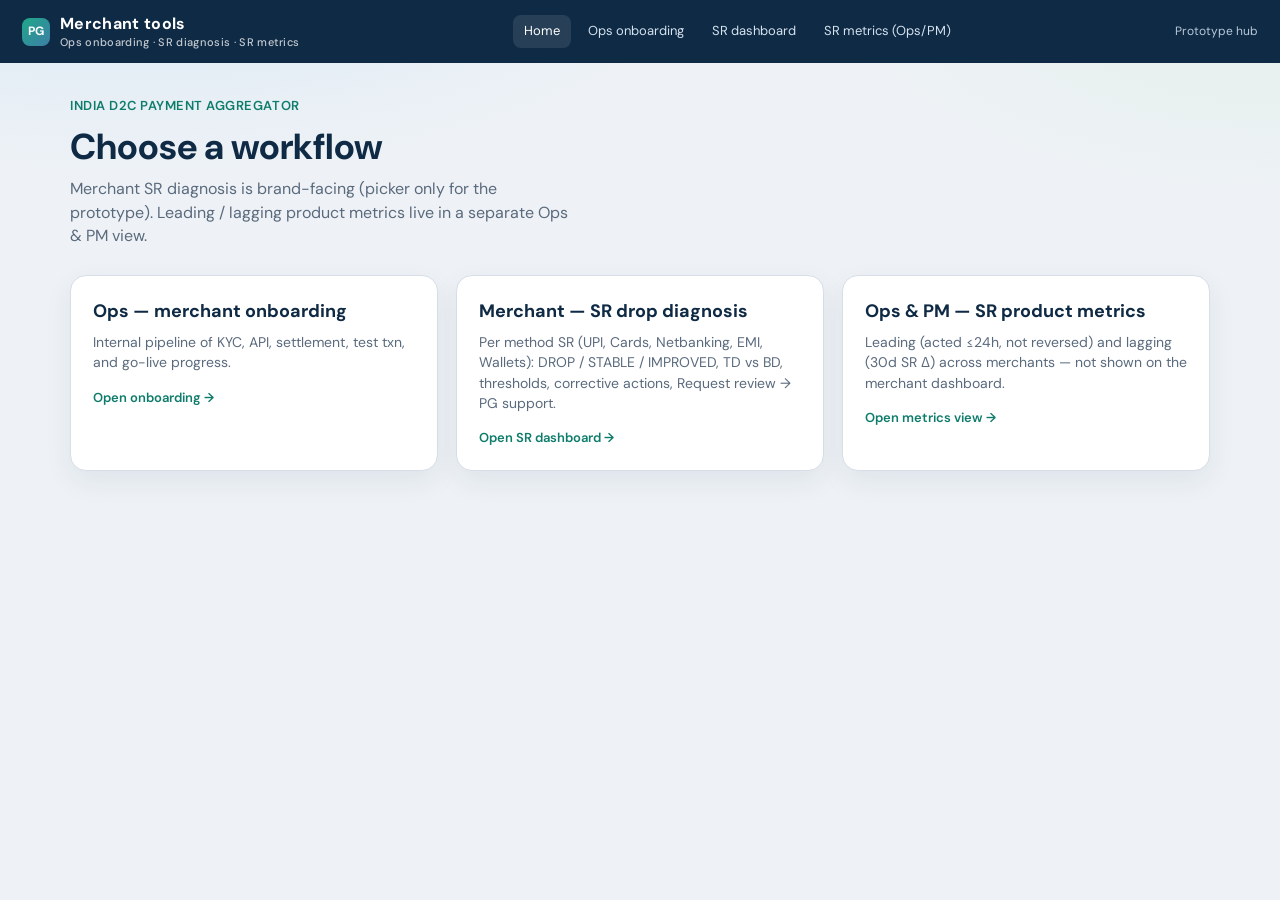
<file: home.html>
<!DOCTYPE html>
<html lang="en">
  <head>
    <meta charset="UTF-8" />
    <meta name="viewport" content="width=device-width, initial-scale=1" />
    <title>PG merchant tools — home</title>
    <link rel="stylesheet" href="./sr/styles.css" />
    <style>
      .home-grid {
        display: grid;
        grid-template-columns: repeat(3, minmax(0, 1fr));
        gap: 18px;
        margin-top: 28px;
      }
      .home-card {
        display: block;
        text-decoration: none;
        color: inherit;
        background: var(--surface);
        border: 1px solid var(--line);
        border-radius: 16px;
        padding: 22px;
        box-shadow: var(--shadow);
        transition: transform 0.15s, border-color 0.15s;
      }
      .home-card:hover {
        transform: translateY(-2px);
        border-color: #9bb4cc;
      }
      .home-card h2 {
        margin: 0 0 8px;
        color: var(--navy);
        font-size: 18px;
      }
      .home-card p {
        margin: 0;
        color: var(--muted);
        font-size: 14px;
      }
      .home-card .go {
        margin-top: 16px;
        display: inline-block;
        font-weight: 600;
        color: var(--teal);
        font-size: 13px;
      }
      @media (max-width: 900px) {
        .home-grid { grid-template-columns: 1fr; }
      }
    </style>
  </head>
  <body>
    <header class="app-nav">
      <div class="brand">
        <div class="mark">PG</div>
        <div>
          Merchant tools
          <span>Ops onboarding · SR diagnosis · SR metrics</span>
        </div>
      </div>
      <nav aria-label="Product flows">
        <a href="./home.html" class="active">Home</a>
        <a href="./index.html">Ops onboarding</a>
        <a href="./sr/index.html">SR dashboard</a>
        <a href="./sr/ops-metrics.html">SR metrics (Ops/PM)</a>
      </nav>
      <div class="session"><span>Prototype hub</span></div>
    </header>

    <main class="shell">
      <div class="hero-copy" style="padding: 12px 0 0; max-width: 60ch">
        <div class="eyebrow">India D2C payment aggregator</div>
        <h1 style="font-size: clamp(26px, 3.5vw, 36px); margin: 0 0 10px; color: var(--navy)">
          Choose a workflow
        </h1>
        <p class="lead" style="margin: 0; color: var(--muted)">
          Merchant SR diagnosis is brand-facing (picker only for the prototype).
          Leading / lagging product metrics live in a separate Ops &amp; PM view.
        </p>
      </div>

      <div class="home-grid">
        <a class="home-card" href="./index.html">
          <h2>Ops — merchant onboarding</h2>
          <p>
            Internal pipeline of KYC, API, settlement, test txn, and go-live progress.
          </p>
          <span class="go">Open onboarding →</span>
        </a>
        <a class="home-card" href="./sr/index.html">
          <h2>Merchant — SR drop diagnosis</h2>
          <p>
            Per method SR (UPI, Cards, Netbanking, EMI, Wallets): DROP / STABLE / IMPROVED,
            TD vs BD, thresholds, corrective actions, Request review → PG support.
          </p>
          <span class="go">Open SR dashboard →</span>
        </a>
        <a class="home-card" href="./sr/ops-metrics.html">
          <h2>Ops &amp; PM — SR product metrics</h2>
          <p>
            Leading (acted ≤24h, not reversed) and lagging (30d SR Δ) across merchants —
            not shown on the merchant dashboard.
          </p>
          <span class="go">Open metrics view →</span>
        </a>
      </div>
    </main>
  </body>
</html>
</file>
<file: sr/styles.css>
/* SR diagnosis dashboard — India D2C payments feel (navy + teal, not purple) */
@import url("https://fonts.googleapis.com/css2?family=DM+Sans:ital,opsz,wght@0,9..40,400;0,9..40,500;0,9..40,600;0,9..40,700;1,9..40,400&family=IBM+Plex+Sans:wght@400;500;600;700&display=swap");

:root {
  --bg: #eef2f6;
  --bg-accent: radial-gradient(1200px 500px at 10% -10%, #d8e8f4 0%, transparent 55%),
    radial-gradient(900px 400px at 100% 0%, #e4f0ea 0%, transparent 50%),
    #eef2f6;
  --surface: #ffffff;
  --ink: #142033;
  --muted: #5a6a7d;
  --line: #d7dee8;
  --navy: #0f2a44;
  --navy-2: #1a3f63;
  --teal: #0e7c6b;
  --teal-soft: #e6f5f1;
  --green: #1a9d6b;
  --green-soft: #e8f7f0;
  --yellow: #b8860b;
  --yellow-soft: #fff6de;
  --red: #c0392b;
  --red-soft: #fdecea;
  --amber: #d97706;
  --shadow: 0 10px 28px rgba(15, 42, 68, 0.07);
  --radius: 12px;
  --font: "DM Sans", "IBM Plex Sans", system-ui, sans-serif;
  --mono: "IBM Plex Sans", ui-monospace, monospace;
}

* { box-sizing: border-box; }
html, body { margin: 0; min-height: 100%; }
body {
  font-family: var(--font);
  background: var(--bg-accent);
  color: var(--ink);
  line-height: 1.45;
}

a { color: var(--teal); }
button, select, input, textarea { font: inherit; }

.app-nav {
  background: var(--navy);
  color: #fff;
  display: flex;
  align-items: center;
  justify-content: space-between;
  gap: 16px;
  padding: 12px 22px;
  position: sticky;
  top: 0;
  z-index: 20;
}
.app-nav .brand {
  display: flex;
  align-items: center;
  gap: 10px;
  font-weight: 700;
  letter-spacing: 0.02em;
}
.app-nav .brand span {
  font-size: 11px;
  font-weight: 500;
  opacity: 0.75;
  display: block;
}
.app-nav .mark {
  width: 28px;
  height: 28px;
  border-radius: 8px;
  background: linear-gradient(135deg, #1fa88a, #3d7ea6);
  display: grid;
  place-items: center;
  font-size: 12px;
  font-weight: 700;
}
.app-nav nav {
  display: flex;
  gap: 6px;
  flex-wrap: wrap;
}
.app-nav a {
  color: #d5e2ef;
  text-decoration: none;
  font-size: 13px;
  padding: 7px 11px;
  border-radius: 8px;
}
.app-nav a:hover, .app-nav a.active {
  background: rgba(255, 255, 255, 0.1);
  color: #fff;
}
.app-nav .session {
  font-size: 12px;
  color: #b9c9da;
  display: flex;
  align-items: center;
  gap: 10px;
}

.shell {
  max-width: 1180px;
  margin: 0 auto;
  padding: 22px 20px 48px;
}

.hero-login {
  display: grid;
  grid-template-columns: 1.1fr 0.9fr;
  gap: 28px;
  align-items: stretch;
  min-height: calc(100vh - 120px);
}
.hero-copy {
  padding: 28px 8px;
  display: flex;
  flex-direction: column;
  justify-content: center;
}
.hero-copy .eyebrow {
  color: var(--teal);
  font-weight: 600;
  font-size: 13px;
  letter-spacing: 0.04em;
  text-transform: uppercase;
  margin-bottom: 10px;
}
.hero-copy h1 {
  font-size: clamp(28px, 4vw, 40px);
  line-height: 1.15;
  margin: 0 0 12px;
  color: var(--navy);
}
.hero-copy p.lead {
  margin: 0;
  color: var(--muted);
  font-size: 16px;
  max-width: 46ch;
}
.login-panel {
  background: var(--surface);
  border: 1px solid var(--line);
  border-radius: 16px;
  box-shadow: var(--shadow);
  padding: 22px;
  align-self: center;
}
.login-panel h2 {
  margin: 0 0 6px;
  font-size: 18px;
}
.login-panel .hint {
  margin: 0 0 16px;
  color: var(--muted);
  font-size: 13px;
}
.merchant-list {
  display: grid;
  gap: 10px;
}
.merchant-pick {
  display: grid;
  grid-template-columns: 1fr auto;
  gap: 8px;
  text-align: left;
  width: 100%;
  border: 1px solid var(--line);
  background: #f8fafc;
  border-radius: 12px;
  padding: 12px 14px;
  cursor: pointer;
  transition: border-color 0.15s, transform 0.15s, background 0.15s;
}
.merchant-pick:hover {
  border-color: var(--navy-2);
  background: #fff;
  transform: translateY(-1px);
}
.merchant-pick strong { display: block; font-size: 15px; }
.merchant-pick .meta { font-size: 12px; color: var(--muted); margin-top: 2px; }
.merchant-pick .tags { display: flex; flex-wrap: wrap; gap: 4px; justify-content: flex-end; align-content: center; }
.chip {
  font-size: 10px;
  font-weight: 600;
  padding: 3px 7px;
  border-radius: 999px;
  background: #e8eef5;
  color: var(--navy);
  white-space: nowrap;
}
.chip.red { background: var(--red-soft); color: var(--red); }
.chip.green { background: var(--green-soft); color: var(--green); }
.chip.yellow { background: var(--yellow-soft); color: #8a6a08; }
.chip.teal { background: var(--teal-soft); color: var(--teal); }

.toolbar {
  display: flex;
  flex-wrap: wrap;
  gap: 12px;
  justify-content: space-between;
  align-items: flex-end;
  margin-bottom: 18px;
}
.toolbar h1 {
  margin: 0;
  font-size: 24px;
  color: var(--navy);
}
.toolbar .sub {
  margin: 4px 0 0;
  color: var(--muted);
  font-size: 13px;
}
.controls {
  display: flex;
  flex-wrap: wrap;
  gap: 10px;
  align-items: end;
}
.field label {
  display: block;
  font-size: 11px;
  font-weight: 600;
  color: var(--muted);
  margin-bottom: 4px;
  text-transform: uppercase;
  letter-spacing: 0.04em;
}
.field select, .field input {
  border: 1px solid var(--line);
  border-radius: 8px;
  padding: 8px 10px;
  background: #fff;
  min-width: 200px;
}

.kpi-row {
  display: grid;
  grid-template-columns: repeat(4, minmax(0, 1fr));
  gap: 12px;
  margin-bottom: 18px;
}
.kpi {
  background: var(--surface);
  border: 1px solid var(--line);
  border-radius: var(--radius);
  padding: 14px 16px;
  box-shadow: var(--shadow);
  animation: rise 0.45s ease both;
}
.kpi:nth-child(2) { animation-delay: 0.05s; }
.kpi:nth-child(3) { animation-delay: 0.1s; }
.kpi:nth-child(4) { animation-delay: 0.15s; }
.kpi .label { font-size: 12px; color: var(--muted); }
.kpi .value { font-size: 24px; font-weight: 700; margin-top: 4px; color: var(--navy); }
.kpi .foot { font-size: 11px; color: var(--muted); margin-top: 4px; }

.banner {
  border-radius: var(--radius);
  padding: 12px 14px;
  margin-bottom: 16px;
  font-size: 13px;
  display: flex;
  gap: 10px;
  align-items: flex-start;
  animation: fadein 0.5s ease both;
}
.banner.festive {
  background: linear-gradient(90deg, #fff7e8, #f3faf7);
  border: 1px solid #f0d9a8;
  color: #6b4e12;
}
.banner.warn {
  background: var(--red-soft);
  border: 1px solid #f0c4be;
  color: #7a241c;
}

.method-grid {
  display: grid;
  grid-template-columns: repeat(2, minmax(0, 1fr));
  gap: 14px;
}
.method-card {
  background: var(--surface);
  border: 1px solid var(--line);
  border-radius: 14px;
  padding: 16px;
  box-shadow: var(--shadow);
  cursor: pointer;
  text-align: left;
  width: 100%;
  transition: transform 0.15s, border-color 0.15s;
  animation: rise 0.4s ease both;
}
.method-card:hover {
  transform: translateY(-2px);
  border-color: #9bb4cc;
}
.method-card .row {
  display: flex;
  justify-content: space-between;
  gap: 10px;
  align-items: flex-start;
}
.method-card h3 {
  margin: 0;
  font-size: 16px;
}
.status-pill {
  font-size: 11px;
  font-weight: 700;
  letter-spacing: 0.04em;
  padding: 4px 9px;
  border-radius: 999px;
}
.status-pill.red { background: var(--red-soft); color: var(--red); }
.status-pill.yellow { background: var(--yellow-soft); color: #8a6a08; }
.status-pill.green { background: var(--green-soft); color: var(--green); }

.sr-line {
  display: flex;
  align-items: baseline;
  gap: 8px;
  margin: 10px 0 6px;
}
.sr-line .sr {
  font-size: 28px;
  font-weight: 700;
  color: var(--navy);
}
.sr-line .thr {
  font-size: 12px;
  color: var(--muted);
}
.reason {
  font-size: 13px;
  color: var(--muted);
  margin: 0 0 10px;
  min-height: 2.6em;
}
.meta-row {
  display: flex;
  flex-wrap: wrap;
  gap: 8px;
  font-size: 11px;
}
.meta-pill {
  background: #f1f5f9;
  color: var(--muted);
  padding: 4px 8px;
  border-radius: 6px;
}
.meta-pill.high { background: #ffe8e4; color: #9b2c1f; }
.meta-pill.med { background: #fff1d6; color: #8a5a00; }
.meta-pill.low { background: #eef2f6; color: #5a6a7d; }
.acted-ok {
  background: var(--teal-soft);
  color: var(--teal);
}

.panel {
  background: var(--surface);
  border: 1px solid var(--line);
  border-radius: 14px;
  box-shadow: var(--shadow);
  padding: 18px;
  margin-top: 16px;
}
.panel h2 {
  margin: 0 0 4px;
  font-size: 18px;
}
.panel .sub { margin: 0 0 14px; color: var(--muted); font-size: 13px; }

.detail-grid {
  display: grid;
  grid-template-columns: 1.2fr 0.8fr;
  gap: 18px;
}
.stat-table {
  width: 100%;
  border-collapse: collapse;
  font-size: 13px;
}
.stat-table th, .stat-table td {
  text-align: left;
  padding: 8px 6px;
  border-bottom: 1px solid var(--line);
}
.stat-table th { color: var(--muted); font-weight: 600; font-size: 11px; text-transform: uppercase; }

.actions-box {
  border: 1px solid var(--line);
  border-radius: 12px;
  padding: 14px;
  background: #f8fafc;
}
.actions-box h3 { margin: 0 0 8px; font-size: 14px; }
.actions-box p { margin: 0 0 8px; font-size: 13px; color: var(--muted); }
.btn-row { display: flex; flex-wrap: wrap; gap: 8px; margin-top: 12px; }

.btn {
  border: none;
  border-radius: 8px;
  padding: 9px 14px;
  font-weight: 600;
  font-size: 13px;
  cursor: pointer;
}
.btn-primary { background: var(--navy); color: #fff; }
.btn-primary:hover { background: var(--navy-2); }
.btn-teal { background: var(--teal); color: #fff; }
.btn-ghost {
  background: #fff;
  border: 1px solid var(--line);
  color: var(--ink);
}
.btn-danger {
  background: var(--red-soft);
  color: var(--red);
  border: 1px solid #f0c4be;
}
.btn:disabled {
  opacity: 0.5;
  cursor: not-allowed;
}

.modal-backdrop {
  position: fixed;
  inset: 0;
  background: rgba(15, 42, 68, 0.45);
  display: grid;
  place-items: center;
  z-index: 40;
  padding: 16px;
  animation: fadein 0.2s ease;
}
.modal {
  background: #fff;
  border-radius: 14px;
  width: min(520px, 100%);
  padding: 18px;
  box-shadow: 0 20px 50px rgba(0, 0, 0, 0.18);
}
.modal h3 { margin: 0 0 8px; }
.modal p { margin: 0 0 12px; color: var(--muted); font-size: 13px; }
.modal label { display: block; font-size: 12px; font-weight: 600; margin: 10px 0 4px; }
.modal textarea, .modal input, .modal select {
  width: 100%;
  border: 1px solid var(--line);
  border-radius: 8px;
  padding: 8px 10px;
}
.modal .btn-row { justify-content: flex-end; }

.timeline {
  list-style: none;
  margin: 0;
  padding: 0;
}
.timeline li {
  border-left: 2px solid var(--line);
  padding: 0 0 14px 14px;
  position: relative;
}
.timeline li::before {
  content: "";
  width: 8px;
  height: 8px;
  border-radius: 50%;
  background: var(--teal);
  position: absolute;
  left: -5px;
  top: 4px;
}
.timeline .when { font-size: 11px; color: var(--muted); }
.timeline .what { font-size: 13px; margin-top: 2px; }

.empty {
  color: var(--muted);
  font-size: 13px;
  padding: 8px 0;
}

.back-link {
  display: inline-flex;
  align-items: center;
  gap: 6px;
  font-size: 13px;
  color: var(--navy-2);
  text-decoration: none;
  font-weight: 600;
  margin-bottom: 10px;
}
.back-link:hover { color: var(--teal); }

.toast {
  position: fixed;
  right: 18px;
  bottom: 18px;
  background: var(--navy);
  color: #fff;
  padding: 12px 14px;
  border-radius: 10px;
  font-size: 13px;
  box-shadow: var(--shadow);
  z-index: 50;
  animation: rise 0.25s ease;
}

@keyframes rise {
  from { opacity: 0; transform: translateY(8px); }
  to { opacity: 1; transform: translateY(0); }
}
@keyframes fadein {
  from { opacity: 0; }
  to { opacity: 1; }
}

@media (max-width: 900px) {
  .hero-login, .detail-grid, .method-grid, .kpi-row {
    grid-template-columns: 1fr;
  }
  .app-nav { flex-wrap: wrap; }
  .shell { padding: 16px 14px 40px; }
}
</file>
